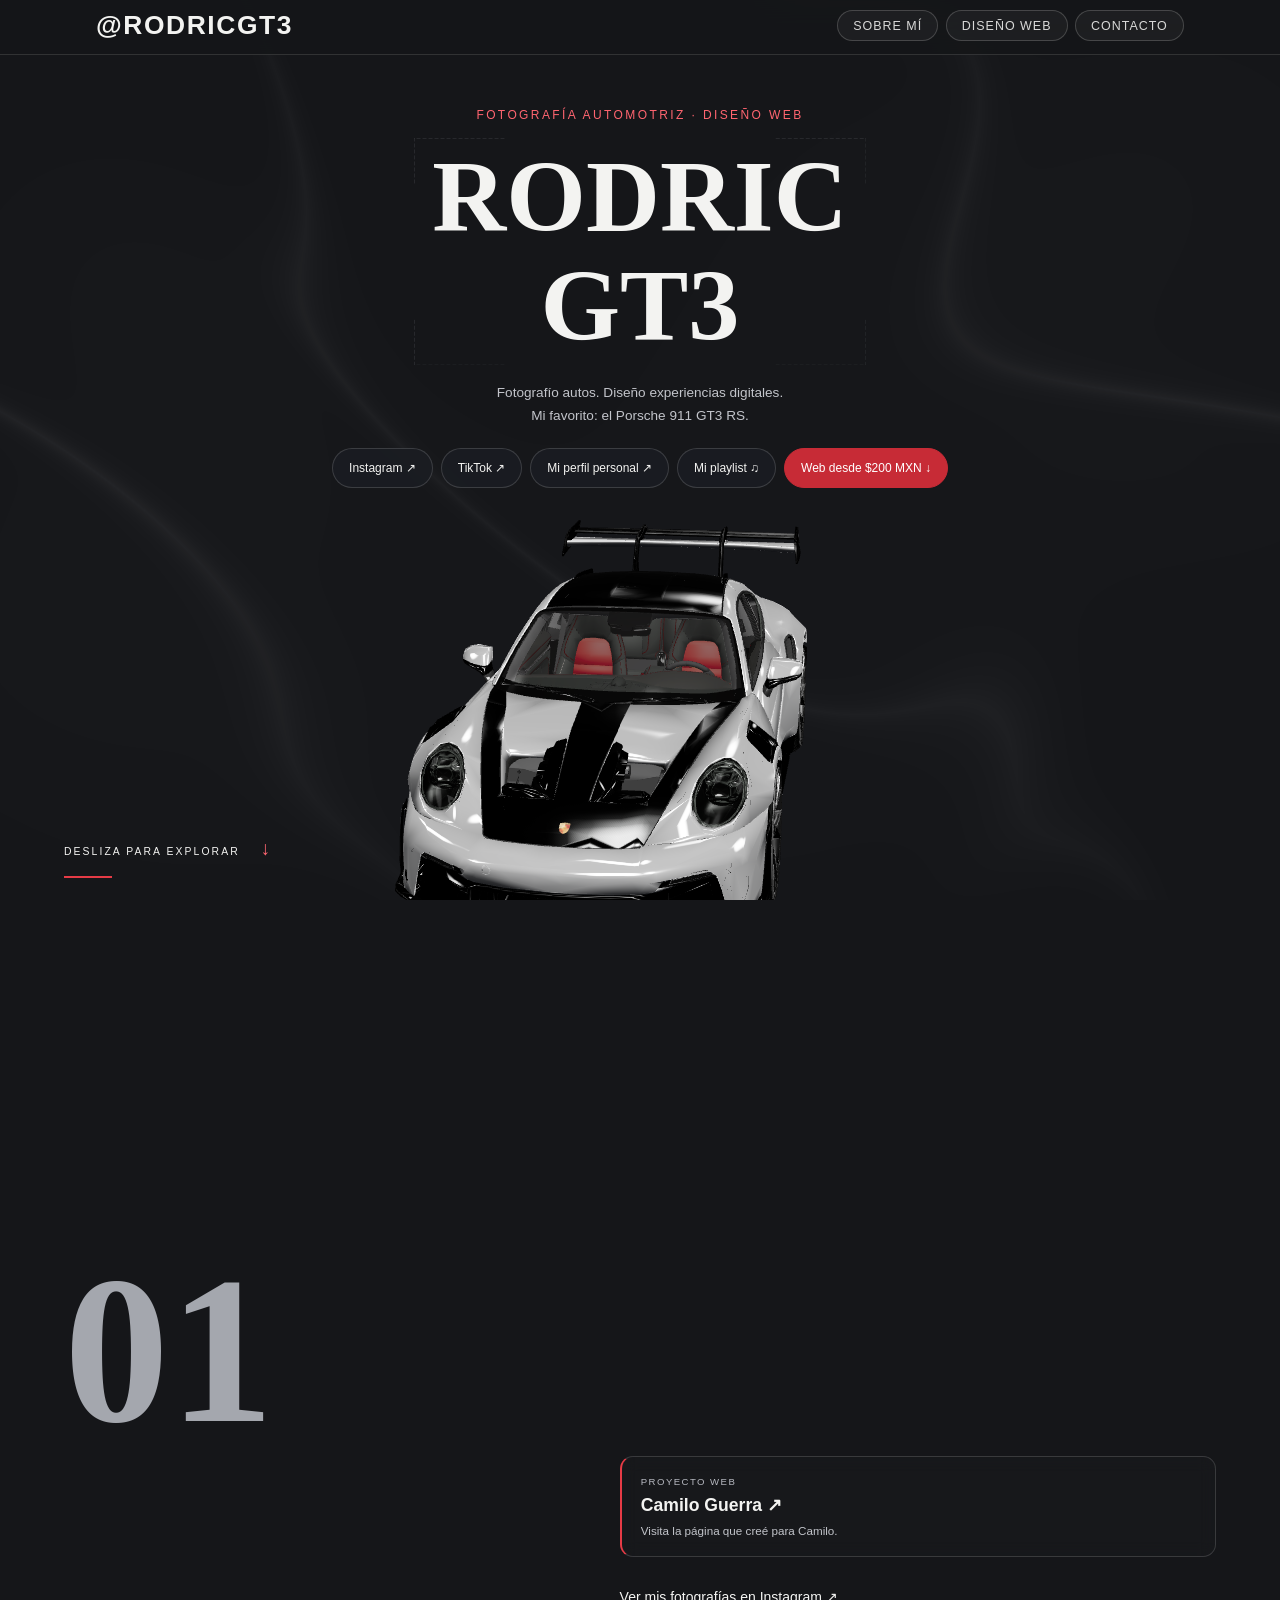
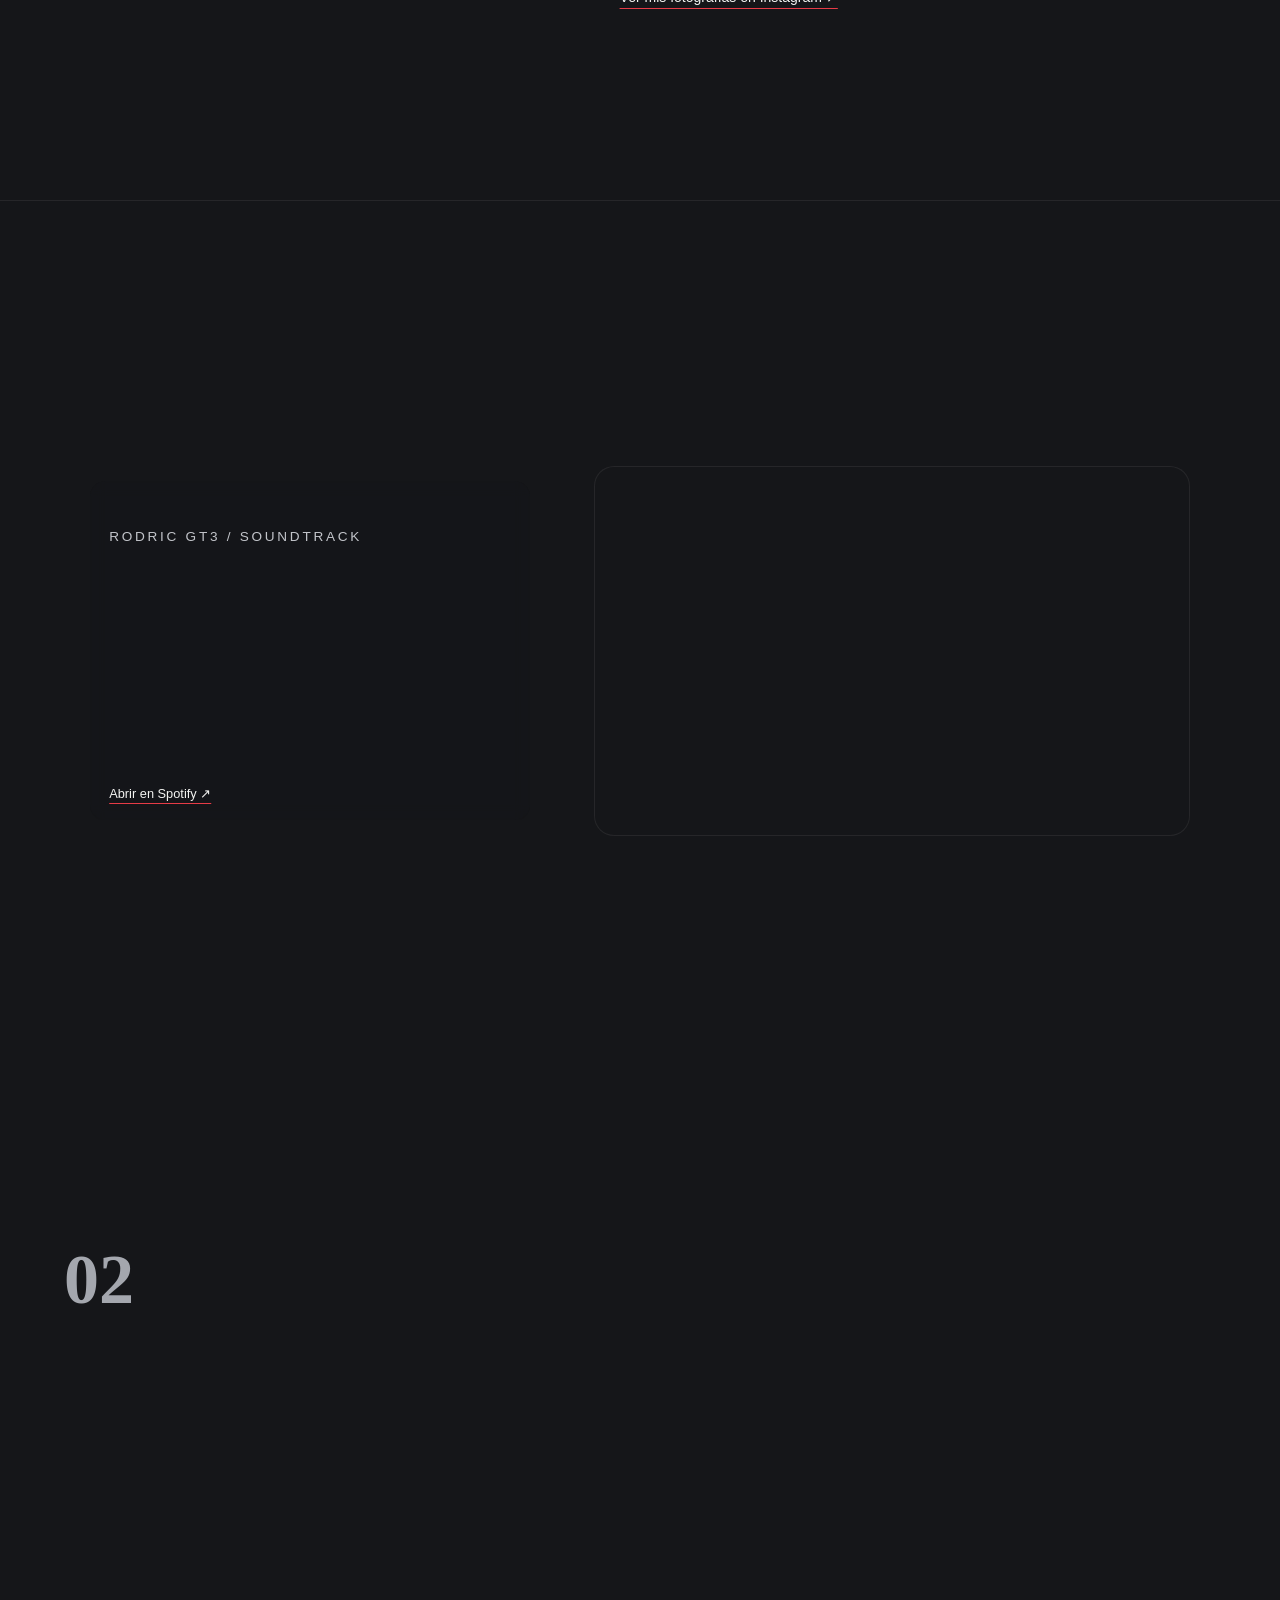
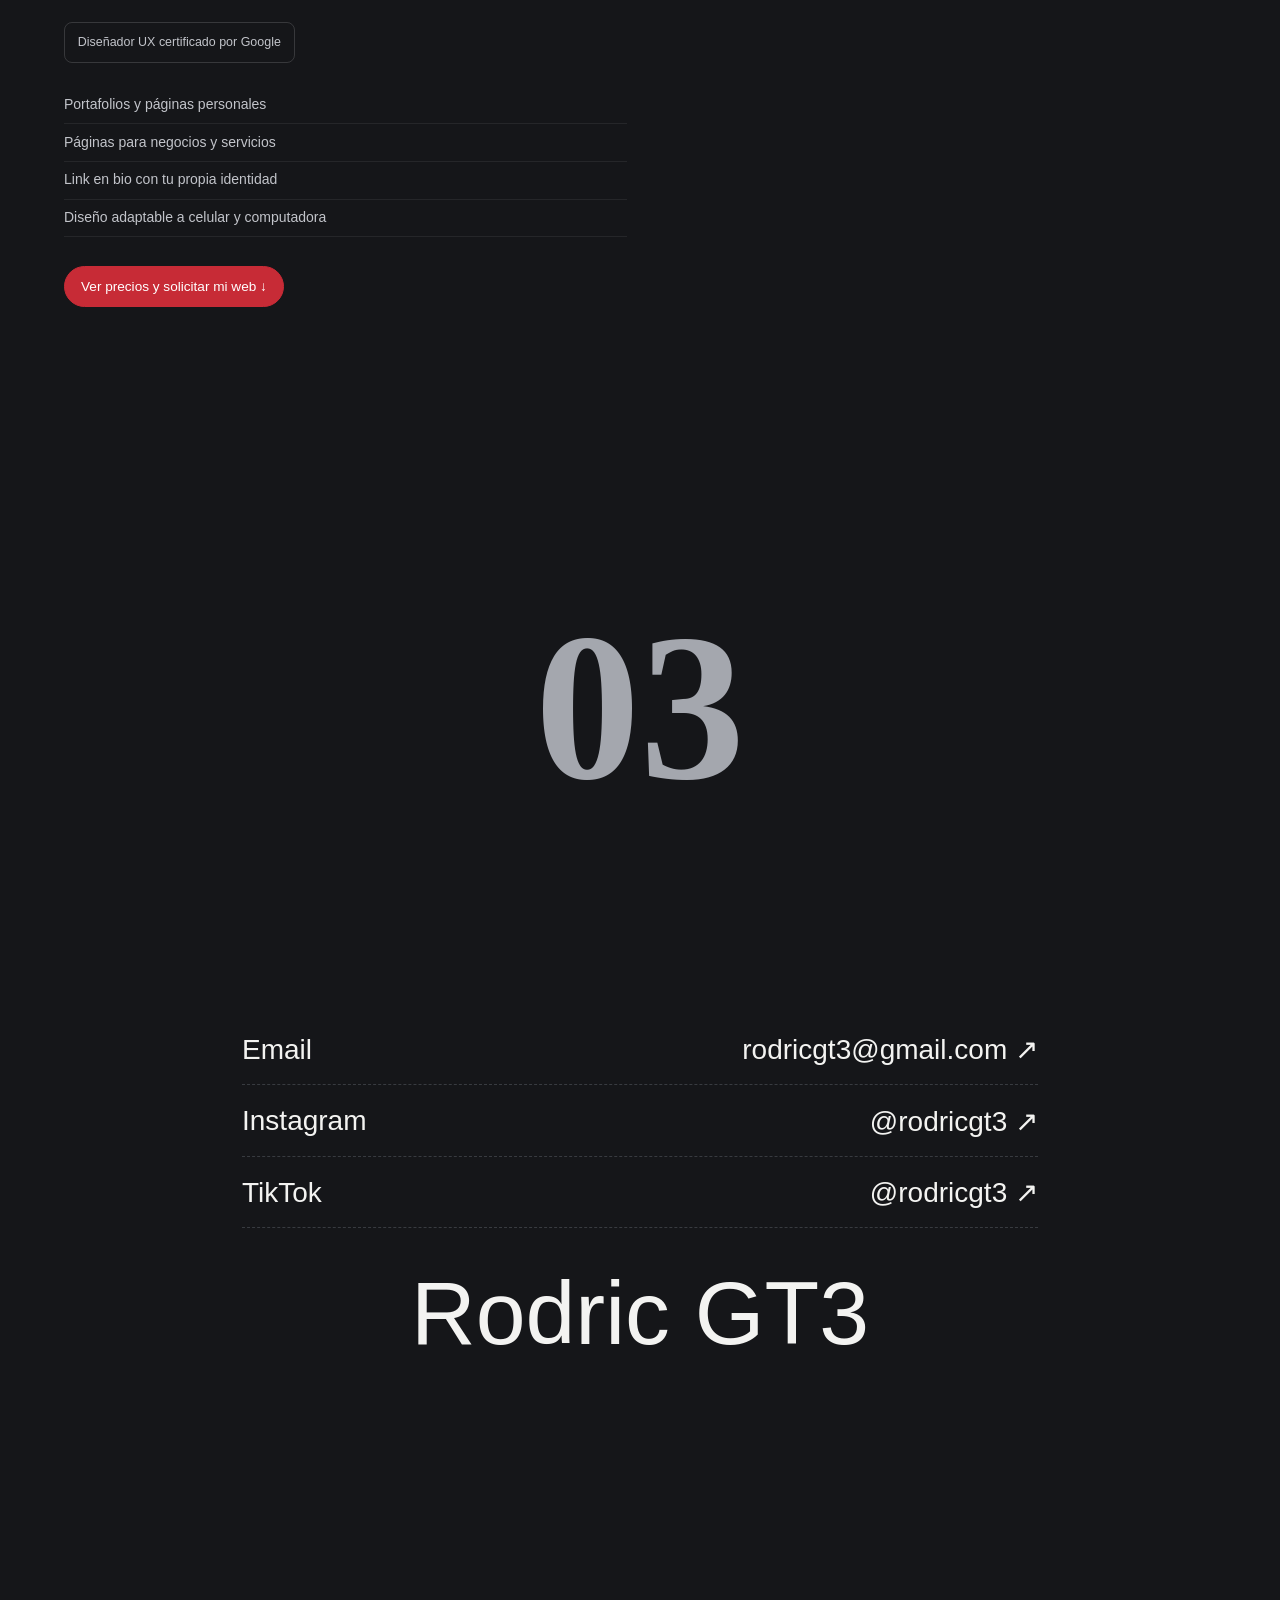
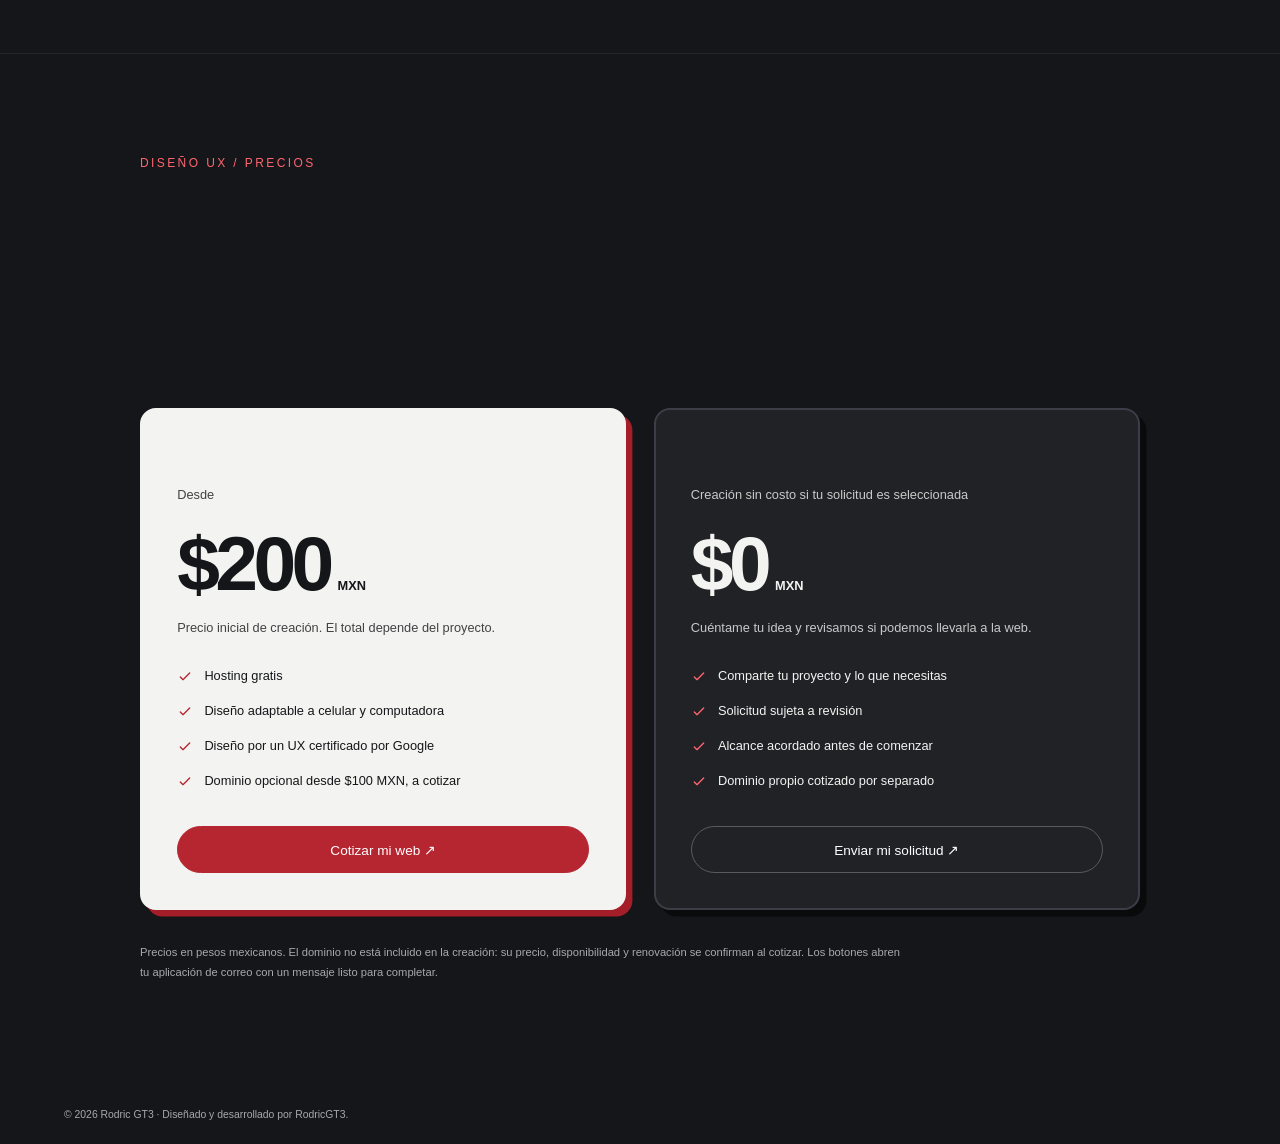
<file: index.html>
<!DOCTYPE html>
<html lang="es">
<head>
  <meta charset="UTF-8">
  <meta name="viewport" content="width=device-width, initial-scale=1">
  <meta name="theme-color" content="#151619">
  <meta name="description" content="Fotografía automotriz y páginas web por Rodric GT3. Diseño UX certificado por Google para personas, marcas y proyectos con identidad.">
  <title>Rodric GT3 — Fotografía y diseño web</title>
  <script type="importmap">{"imports":{"three":"./assets/vendor/three.module.js"}}</script>
  <link rel="preload" href="./assets/porsche_gt3_rs.fast.glb" as="fetch" crossorigin>
  <link rel="modulepreload" href="./script.js">
  <link rel="modulepreload" href="./LiquidChrome.js">
  <link rel="modulepreload" href="./assets/vendor/GLTFLoader.js">
  <link rel="modulepreload" href="./assets/vendor/BufferGeometryUtils.js">
  <link rel="modulepreload" href="./assets/vendor/RoomEnvironment.js">
  <link rel="stylesheet" href="./style.css?v=text-motion-2">
  <link rel="modulepreload" href="./assets/vendor/three.module.js">
  <link rel="modulepreload" href="./assets/vendor/meshopt_decoder.module.js">

</head>
<body>
<a class="skip-link" href="#intro">Saltar al contenido</a>
<header><div class="content-fit">
  <a class="logo" href="#banner" aria-label="Rodric GT3, inicio">@RODRICGT3</a>
  <nav aria-label="Principal"><ul>
    <li><a href="#intro">Sobre mí</a></li>
    <li><a href="#description">Diseño web</a></li>
    <li><a href="#contact">Contacto</a></li>
  </ul></nav>
</div></header>
<main>
  <section class="section" id="banner" aria-labelledby="hero-title"><div class="content-fit">
    <div class="hero-profile">
      <p class="eyebrow">FOTOGRAFÍA AUTOMOTRIZ · DISEÑO WEB</p>
      <h1 class="title" id="hero-title" data-tech-text="RODRIC|GT3" data-before="RODRIC GT3">RODRIC<br>GT3</h1>
      <p class="hero-copy">Fotografío autos. Diseño experiencias digitales.<br>Mi favorito: el Porsche 911 GT3 RS.</p>
      <div class="bio-links" aria-label="Mis redes y servicios">
        <a href="https://www.instagram.com/rodricgt3/" target="_blank" rel="noopener noreferrer">Instagram ↗</a>
        <a href="https://www.tiktok.com/@rodricgt3" target="_blank" rel="noopener noreferrer">TikTok ↗</a>
        <a href="https://www.instagram.com/rodricgrs/" target="_blank" rel="noopener noreferrer">Mi perfil personal ↗</a>
        <a href="#playlist">Mi playlist ♫</a>
        <a class="bio-primary" href="#precios">Web desde $200 MXN ↓</a>
      </div>
    </div>
    <a class="scroll-cue" href="#intro">DESLIZA PARA EXPLORAR <span>↓</span></a>
  </div></section>
  <section class="section" id="intro" aria-labelledby="intro-title"><div class="content-fit">
    <div class="number" aria-hidden="true">01</div>
    <div class="des"><h2 class="title" id="intro-title">Detrás de cada toma.</h2>
      <p>Voy a donde están los autos para fotografiar lo que los hace únicos: sus líneas, sus detalles y las historias de quienes los conducen. El Porsche GT3 RS es mi favorito y la inspiración de este espacio.</p>
      <p>He trabajado con personas como Camilo Guerra, combinando mi interés por el mundo automotriz con la creación de páginas web que reflejan su identidad.</p>
      <a class="project-link" href="https://chilicode-official.github.io/Camilo-Guerra/" target="_blank" rel="noopener noreferrer"><span>PROYECTO WEB</span><strong>Camilo Guerra ↗</strong><small>Visita la página que creé para Camilo.</small></a>
      <a class="text-link" href="https://www.instagram.com/rodricgt3/" target="_blank" rel="noopener noreferrer">Ver mis fotografías en Instagram ↗</a>
    </div>
  </div></section>
<section class="section soundtrack" id="playlist" aria-labelledby="playlist-title">
  <div class="soundtrack-inner des">
    <div class="soundtrack-copy">
      <p class="eyebrow">RODRIC GT3 / SOUNDTRACK</p>
      <h2 id="playlist-title">En mi<br>frecuencia.</h2>
      <p>Carspotting, trabajo y mentalidad de dueño de un GT3 RS. La música que acompaña las fotos, las ideas y el próximo proyecto.</p>
      <a class="soundtrack-link" href="https://open.spotify.com/playlist/7l75gA0CRFQI3Yfq3ezgPg" target="_blank" rel="noopener noreferrer">Abrir en Spotify ↗</a>
    </div>
    <div class="soundtrack-player">
      <iframe title="Playlist de Rodric GT3 en Spotify" data-testid="embed-iframe" src="https://open.spotify.com/embed/playlist/7l75gA0CRFQI3Yfq3ezgPg?utm_source=generator&amp;theme=0&amp;si=f36bdbd35bef4c03" width="100%" height="352" allowfullscreen allow="autoplay; clipboard-write; encrypted-media; fullscreen; picture-in-picture" loading="lazy"></iframe>
    </div>
  </div>
</section>
  <section class="section" id="description" aria-labelledby="car-title"><div class="content-fit">
    <div class="number" aria-hidden="true">02</div>
    <div class="des"><h2 class="title" id="car-title">Tu identidad.<br>Tu web.</h2>
      <p>Creo páginas web para personas, marcas y proyectos que quieren mostrar su trabajo y recibir nuevas oportunidades. Diseño cada experiencia para que tus visitantes entiendan qué ofreces y sepan cómo contactarte.</p>
      <p class="ux-credential">Diseñador UX certificado por Google</p>
      <ul class="services-list"><li>Portafolios y páginas personales</li><li>Páginas para negocios y servicios</li><li>Link en bio con tu propia identidad</li><li>Diseño adaptable a celular y computadora</li></ul>
      <a class="service-cta" href="#precios">Ver precios y solicitar mi web ↓</a>
    </div>
  </div></section>
  <section class="section" id="contact" aria-labelledby="contact-title"><div class="content-fit">
    <div class="number" aria-hidden="true">03</div>
    <div class="des"><h2 class="title" id="contact-title">Hagamos tu web.</h2>
      <p class="contact-copy">Cuéntame qué haces, qué quieres mostrar y qué necesitas de tu página. Empecemos por ahí.</p>
      <table aria-label="Contacto y redes"><tbody>
        <tr><th scope="row">Email</th><td><a href="mailto:rodricgt3@gmail.com">rodricgt3@gmail.com ↗</a></td></tr>
        <tr><th scope="row">Instagram</th><td><a href="https://www.instagram.com/rodricgt3/" target="_blank" rel="noopener noreferrer">@rodricgt3 ↗</a></td></tr>
        <tr><th scope="row">TikTok</th><td><a href="https://www.tiktok.com/@rodricgt3" target="_blank" rel="noopener noreferrer">@rodricgt3 ↗</a></td></tr>
      </tbody></table>
      <div class="sign">Rodric GT3</div>
    </div>
  </div></section>
</main>

<section class="pricing-section" id="precios" aria-labelledby="pricing-title">
  <div class="pricing-inner">
    <div class="pricing-heading"><p class="eyebrow">DISEÑO UX / PRECIOS</p><h2 id="pricing-title">Tu próxima web<br>empieza aquí.</h2><p>Elige cómo empezar. Definimos el alcance y la cotización antes de crear tu página.</p></div>
    <div class="pricing-grid">
      <!-- Tarjetas adaptadas del diseño de alexruix en Uiverse.io. -->
      <article class="pricing-card pricing-card-featured" aria-labelledby="paid-plan">
        <div class="pricing-block-content">
          <h3 class="pricing-plan" id="paid-plan">Tu página web</h3>
          <p class="pricing-note">Desde</p>
          <p class="price-value"><span class="price-number">$200</span><span class="price-currency">MXN</span></p>
          <p class="pricing-note">Precio inicial de creación. El total depende del proyecto.</p>
          <ul class="check-list"><li class="check-list-item"><svg aria-hidden="true" width="16" height="16" viewBox="0 0 24 24" fill="none"><path d="m5 12 4 4L19 6" stroke="currentColor" stroke-width="2" stroke-linecap="round" stroke-linejoin="round"/></svg>Hosting gratis</li><li class="check-list-item"><svg aria-hidden="true" width="16" height="16" viewBox="0 0 24 24" fill="none"><path d="m5 12 4 4L19 6" stroke="currentColor" stroke-width="2" stroke-linecap="round" stroke-linejoin="round"/></svg>Diseño adaptable a celular y computadora</li><li class="check-list-item"><svg aria-hidden="true" width="16" height="16" viewBox="0 0 24 24" fill="none"><path d="m5 12 4 4L19 6" stroke="currentColor" stroke-width="2" stroke-linecap="round" stroke-linejoin="round"/></svg>Diseño por un UX certificado por Google</li><li class="check-list-item"><svg aria-hidden="true" width="16" height="16" viewBox="0 0 24 24" fill="none"><path d="m5 12 4 4L19 6" stroke="currentColor" stroke-width="2" stroke-linecap="round" stroke-linejoin="round"/></svg>Dominio opcional desde $100 MXN, a cotizar</li></ul>
          <a class="pricing-cta" href="mailto:rodricgt3@gmail.com?subject=Cotizar%20mi%20p%C3%A1gina%20web&amp;body=Hola%2C%20quiero%20cotizar%20una%20p%C3%A1gina%20web.%0A%0AMi%20proyecto%3A%0AQu%C3%A9%20necesito%20mostrar%3A%0A%C2%BFQuiero%20un%20dominio%20propio%3F%3A">Cotizar mi web ↗</a>
        </div>
      </article>
      <article class="pricing-card" aria-labelledby="free-plan">
        <div class="pricing-block-content">
          <h3 class="pricing-plan" id="free-plan">Aplica para una web gratis</h3>
          <p class="pricing-note">Creación sin costo si tu solicitud es seleccionada</p>
          <p class="price-value"><span class="price-number">$0</span><span class="price-currency">MXN</span></p>
          <p class="pricing-note">Cuéntame tu idea y revisamos si podemos llevarla a la web.</p>
          <ul class="check-list"><li class="check-list-item"><svg aria-hidden="true" width="16" height="16" viewBox="0 0 24 24" fill="none"><path d="m5 12 4 4L19 6" stroke="currentColor" stroke-width="2" stroke-linecap="round" stroke-linejoin="round"/></svg>Comparte tu proyecto y lo que necesitas</li><li class="check-list-item"><svg aria-hidden="true" width="16" height="16" viewBox="0 0 24 24" fill="none"><path d="m5 12 4 4L19 6" stroke="currentColor" stroke-width="2" stroke-linecap="round" stroke-linejoin="round"/></svg>Solicitud sujeta a revisión</li><li class="check-list-item"><svg aria-hidden="true" width="16" height="16" viewBox="0 0 24 24" fill="none"><path d="m5 12 4 4L19 6" stroke="currentColor" stroke-width="2" stroke-linecap="round" stroke-linejoin="round"/></svg>Alcance acordado antes de comenzar</li><li class="check-list-item"><svg aria-hidden="true" width="16" height="16" viewBox="0 0 24 24" fill="none"><path d="m5 12 4 4L19 6" stroke="currentColor" stroke-width="2" stroke-linecap="round" stroke-linejoin="round"/></svg>Dominio propio cotizado por separado</li></ul>
          <a class="pricing-cta pricing-cta-secondary" href="mailto:rodricgt3@gmail.com?subject=Solicitud%20de%20p%C3%A1gina%20web%20gratis&amp;body=Hola%2C%20quiero%20aplicar%20para%20una%20web%20gratis.%0A%0AMi%20nombre%3A%0AMi%20proyecto%3A%0APor%20qu%C3%A9%20necesito%20una%20web%3A%0AMis%20redes%20o%20referencias%3A">Enviar mi solicitud ↗</a>
        </div>
      </article>
    </div>
    <p class="pricing-footnote">Precios en pesos mexicanos. El dominio no está incluido en la creación: su precio, disponibilidad y renovación se confirman al cotizar. Los botones abren tu aplicación de correo con un mensaje listo para completar.</p>
  </div>
</section>

<div id="container3D" aria-hidden="true"></div>
<div class="model-status" role="status" aria-live="polite">Cargando Porsche 3D…</div>
<footer>© 2026 Rodric GT3 · Diseñado y desarrollado por RodricGT3.</footer>
<noscript><p class="model-status">Activa JavaScript para ver el Porsche en 3D.</p></noscript>
<script type="module" src="./TechText.js?v=text-motion-2"></script>
<script type="module" src="./SplitText.js?v=text-motion-2"></script>
<script type="module" src="./BlurText.js?v=text-motion-2"></script>
<script type="module">
  import('./script.js').catch(() => { document.querySelector('.model-status').textContent = 'No se pudo iniciar el 3D. Recarga para volver a intentarlo.'; });
</script>
</body>
</html>
</file>
<file: style.css>
@import url("https://fonts.cdnfonts.com/css/devil-breeze");
@import url("https://fonts.cdnfonts.com/css/poppins");
@import url("https://fonts.cdnfonts.com/css/bimbo");

body {
  margin: 0;
  font-family: "Montserrat", sans-serif;
  background-color: #151619;
  color: #f3f3f1;
  font-family: "Poppins", sans-serif;
  font-size: 14px;
  background-image: url(/Images/bg.png),
    repeating-linear-gradient(
      to right,
      transparent 0 500px,
      #ffffff0b 500px 501px
    );
  background-size: 100%;
}

*::-webkit-scrollbar {
  width: 0;
}

* {
  padding: 0;
  margin: 0;
  list-style: none;
  box-sizing: border-box;
}
.section {
  width: 100%;
  min-height: 100vh;
  position: relative;
  display: flex;
  justify-content: center;
  align-items: center;
  scroll-margin-top: 5.5rem;
}

.content-fit {
  width: min(1200px, 90vw);
  margin: auto;
  min-height: 100vh;
  position: relative;
  padding-block: 10em;
}
header {
  position: fixed;
  top: 0;
  left: 0;
  width: 100%;
  z-index: 200;
  padding-block: 0.65rem 0.85rem;
  border-bottom: 1px solid rgba(255, 255, 255, 0.12);
  background: transparent;
  -webkit-backdrop-filter: blur(18px) saturate(1.15);
          backdrop-filter: blur(18px) saturate(1.15);
}

header .content-fit {
  display: flex;
  justify-content: space-between;
  align-items: center;
  gap: 1.5rem;
  min-height: unset !important;
  padding-block: unset !important;
  padding-inline: clamp(1rem, 4vw, 2rem);
}

header .logo {
  font-family: "devil breeze", "Poppins", sans-serif;
  font-size: clamp(1.15rem, 2.8vw, 1.65rem);
  font-weight: 700;
  letter-spacing: 0.06em;
  line-height: 1;
  background: linear-gradient(
    120deg,
    #e63b46 0%,
    #ffffff 42%,
    #bfc3cb 100%
  );
  -webkit-background-clip: text;
          background-clip: text;
  color: transparent;
  filter: drop-shadow(0 0 14px rgba(255, 255, 255, 0.08));
}

header .content-fit nav ul {
  display: flex;
  flex-wrap: wrap;
  justify-content: flex-end;
  align-items: center;
  gap: 0.45rem;
}

header nav a {
  display: inline-block;
  font-family: "Poppins", sans-serif;
  font-size: clamp(0.68rem, 1.4vw, 0.78rem);
  font-weight: 500;
  letter-spacing: 0.08em;
  text-transform: uppercase;
  text-decoration: none;
  color: rgba(243, 243, 241, 0.88);
  padding: 0.45rem 0.95rem;
  border-radius: 999px;
  border: 1px solid rgba(255, 255, 255, 0.18);
  background: rgba(255, 255, 255, 0.04);
  cursor: pointer;
  transition: color 0.22s ease, background 0.22s ease, border-color 0.22s ease,
    box-shadow 0.22s ease, transform 0.22s ease;
}

header nav a:hover {
  color: #151619;
  background: #e63b46;
  border-color: #e63b46;
  box-shadow: 0 0 22px rgba(230, 59, 70, 0.2);
  transform: translateY(-1px);
}

header nav a:active {
  transform: translateY(0);
}

header nav a:focus-visible {
  outline: 2px solid #e63b46;
  outline-offset: 3px;
}

#banner .title {
  color: #e63b46;
  font-size: 11em;
  font-family: "devil breeze";
  font-weight: bold;
  position: relative;
  overflow: visible;
  text-align: center;
}
#banner .title::before {
  content: attr(data-before);
  position: absolute;
  z-index: -1;
  color: rgba(190, 195, 205, 0.13);
  -webkit-mask: linear-gradient(
    to bottom,
    #000 -80%,
    oklch(0 0 0/0),
    #000,
    oklch(0 0 0/0) 200%
  );
          mask: linear-gradient(
    to bottom,
    #000 -80%,
    oklch(0 0 0/0),
    #000,
    oklch(0 0 0/0) 200%
  );
  transform: scaleY(-1) translateY(-0.44lh);
}
.section .decorate {
  position: fixed;
  z-index: -100;
  pointer-events: none;
}
#intro .content-fit {
  display: flex;
  gap: 30%;
  justify-content: space-between;
  align-items: center;
}
.section .number {
  font-family: "devil breeze";
  font-size: 15em;
  font-weight: bold;
}
.section .content-fit .title {
  font-family: "devil breeze";
  font-size: 5em;
  font-weight: bold;
}
#description .content-fit {
  padding-right: 30%;
}
#description .number {
  font-size: 5em;
}
#description .title {
  font-size: 7em;
  font-weight: 500;
}
#contact .content-fit {
  display: flex;
  justify-content: center;
  align-items: center;
  flex-direction: column;
  text-align: center;
}
#contact table {
  width: min(800px, 90vw);
  padding-top: 2em;
  font-size: 2em;
  margin: auto;
}
#contact table td {
  padding-block: 0.5em;
  border-bottom: 1px dashed #383b40;
}
#contact table td:nth-child(1) {
  text-align: left;
  font-weight: 500;
}
#contact table td:nth-child(2) {
  text-align: right;
  font-weight: 200;
}
#contact .sign {
  font-size: 10em;
}
#container3D {
  position: fixed;
  inset: 0;
  z-index: 100;
  pointer-events: none;
}
@media screen and (max-width: 1023px) {
  #banner .title {
    font-size: 5em;
  }
  #intro .content-fit {
    flex-direction: column;
  }
}
@media screen and (max-width: 767px) {
  header .content-fit {
    gap: 0.75rem;
  }
  header nav ul {
    gap: 0.35rem;
  }
  header nav a {
    padding: 0.38rem 0.65rem;
    letter-spacing: 0.05em;
  }
  #banner .title {
    font-size: 3em;
  }
  #intro .content-fit {
    flex-direction: column;
  }
  .section .number {
    font-size: 5em;
  }
  .section .content-fit .title {
    font-size: 2em;
  }
  #description .content-fit {
    padding-right: 0;
  }
  #contact table {
    font-size: 1em;
  }
  #contact .sign {
    font-size: 2em;
  }
  #container3D {
    position: sticky;
  }
}
/* Ajustes automotrices sobre la composición original. */
:root { --accent: #e63b46; --ink: #f3f3f1; --background: #151619; }
html { scroll-behavior: smooth; }
body { background-color: var(--background); color: var(--ink); background-image: repeating-linear-gradient(to right, transparent 0 500px, #ffffff0b 500px 501px); overflow-x: clip; }
a { color: inherit; }
header .logo { text-decoration: none; }
main { position: relative; isolation: auto; }
#banner .title { font-size: clamp(4rem, 11vw, 10rem); line-height: 1.06; color: var(--accent); }
#banner .title::before { inset: 0; white-space: normal; pointer-events: none; }
#banner .content-fit { padding-top: 18vh; }
.des p { line-height: 1.85; max-width: 42rem; margin-top: 1.5rem; }
.text-link { display: inline-block; margin-top: 2rem; text-underline-offset: .4em; }
.eyebrow { letter-spacing: .2em; font-size: .75rem; }
#intro .content-fit { gap: 30%; }
#description .content-fit { padding-right: 46%; }
#description .title { font-size: clamp(3.2rem, 6vw, 6rem); }
#contact .content-fit { padding-bottom: 18rem; }
#contact th { font-weight: 500; text-align: left; }
#contact th, #contact td { padding-block: .65em; border-bottom: 1px dashed #383b40; }
#contact td { text-align: right; font-weight: 300; }
#contact a { text-decoration: none; }
#contact a:hover, footer a:hover { color: var(--accent); }
#contact .sign { font-family: 'devil breeze', sans-serif; font-size: clamp(2rem, 7vw, 7rem); margin-top: 2rem; }
#container3D { position: fixed; inset: 0; pointer-events: none; }
#container3D canvas { display: block; width: 100%; height: 100%; }
.scroll-cue { position: absolute; bottom: 2.5rem; left: 0; font-size: .65rem; letter-spacing: .2em; text-decoration: none; }
.scroll-cue span { margin-left: 1rem; font-size: 1.2rem; }
.model-status { position: fixed; bottom: 1rem; right: 1rem; z-index: 201; max-width: min(90vw, 28rem); font-size: .75rem; padding: .7rem 1rem; background: #151619ee; border: 1px solid #ffffff26; border-radius: 2rem; }
.model-status[hidden] { display: none; }
footer { padding: 1.5rem 5vw; position: relative; z-index: 101; font-size: .65rem; color: #a7a9af; background: #151619; }
.skip-link { position: fixed; top: -5rem; left: 1rem; z-index: 300; padding: 1rem; background: var(--accent); color: #151619; }
.skip-link:focus { top: 1rem; }
a:focus-visible { outline: 2px solid var(--accent); outline-offset: 5px; }
@media (max-width: 767px) {
  header .content-fit { width: 96vw; padding-inline: .25rem; gap: .35rem; }
  header .logo { font-size: 1rem; }
  header nav a { font-size: .58rem; padding: .4rem .5rem; }
  #banner .title { font-size: clamp(3rem, 12vw, 6rem); }
  .content-fit { padding-block: 6rem; }
  #intro .content-fit { align-items: flex-start; justify-content: flex-start; gap: 1.5rem; padding-bottom: 42vh; }
  #description .content-fit { padding-right: 0; padding-bottom: 42vh; }
  .section .content-fit .title { font-size: 2.6rem; }
  #banner .content-fit .title { font-size: clamp(3rem, 12vw, 6rem); }
  #contact .content-fit { justify-content: flex-start; padding-bottom: 42vh; }
  #contact table { font-size: clamp(.75rem, 3.1vw, 1rem); }
  #container3D { position: fixed; }
}
@media (prefers-reduced-motion: reduce) { html { scroll-behavior: auto; } * { transition: none !important; } }

/* Acabado blanco, carbono y rojo del Porsche. */
header .logo { background: none; color: var(--ink); filter: none; }
header { background: #151619a6; }
#banner .title { color: var(--ink); }
header nav a:hover, header nav a[aria-current="location"] { color: #fff; background: var(--accent); border-color: var(--accent); }
.section .number { color: #a4a7ae; }
.eyebrow, .scroll-cue span { color: #ff6570; }
.des p { color: #c2c4ca; }
.text-link { text-decoration-color: var(--accent); }
#banner .content-fit::after { content: ""; position: absolute; left: 0; bottom: 1.4rem; width: 3rem; height: 2px; background: var(--accent); }

/* Portafolio y accesos al inicio. */
#banner .content-fit { padding-top: 12vh; }
#banner .title { font-size: clamp(4rem, 8vw, 7.5rem); }
.hero-profile { position: relative; z-index: 101; text-align: center; }
.hero-profile .eyebrow { margin-bottom: 1rem; }
.hero-copy { color: #c2c4ca; line-height: 1.7; margin-top: 1rem; font-size: .85rem; }
.bio-links { display: flex; flex-wrap: wrap; justify-content: center; gap: .5rem; margin-top: 1.3rem; }
.bio-links a, .service-cta { display: inline-flex; align-items: center; justify-content: center; padding: .75rem 1rem; border: 1px solid #ffffff26; border-radius: 999px; background: #151619e6; text-decoration: none; font-size: .75rem; transition: background .2s, border-color .2s; }
.bio-links a:hover { background: #303238; border-color: #ffffff66; }
.bio-links .bio-primary, .service-cta { background: #c72b36; border-color: #c72b36; color: #fff; }
.service-cta { margin-top: 1.8rem; font-size: .85rem; }
.service-cta:hover, .bio-links .bio-primary:hover { background: #ac222c; }
.ux-credential { display: inline-block; font-size: .78rem; padding: .5rem .8rem; border: 1px solid #ffffff26; border-radius: .5rem; }
.services-list { margin-top: 1.5rem; color: #c2c4ca; line-height: 1.7; }
.services-list li { padding: .4rem 0; border-bottom: 1px solid #ffffff12; }
.contact-copy { margin-inline: auto; }
#contact .des { position: relative; z-index: 101; }
@media (max-width: 767px) {
  #banner .content-fit { padding-top: 6.5rem; }
  #banner .content-fit .title { font-size: clamp(3rem, 13vw, 5rem); }
  .hero-profile .eyebrow { font-size: .58rem; letter-spacing: .12em; }
  .hero-copy { font-size: .75rem; }
  .bio-links { gap: .4rem; max-width: 24rem; margin-inline: auto; }
  .bio-links a { padding: .6rem .75rem; font-size: .66rem; }
  #intro .content-fit, #description .content-fit { padding-bottom: 48vh; }
}

.project-link { display: flex; flex-direction: column; gap: .5rem; padding: 1.2rem; margin-top: 1.5rem; border: 1px solid #ffffff26; border-left: 2px solid var(--accent); border-radius: .8rem; text-decoration: none; background: #ffffff03; }
.project-link span { font-size: .6rem; letter-spacing: .15em; color: #b7b9c1; }
.project-link strong { font-size: 1.1rem; }
.project-link small { color: #c2c4ca; }
.project-link:hover { border-color: var(--accent); }


/* Playlist: superficie opaca sobre el lienzo 3D. */
.soundtrack { position: relative; z-index: 101; background: var(--background); border-top: 1px solid #ffffff12; padding: clamp(4rem, 8vw, 7rem) 5vw; scroll-margin-top: 5rem; }
.soundtrack-inner { width: min(1100px, 100%); margin-inline: auto; display: grid; grid-template-columns: .85fr 1.15fr; align-items: center; gap: clamp(2rem, 5vw, 5rem); }
.soundtrack-copy h2 { font-family: 'devil breeze', sans-serif; font-size: clamp(2.5rem, 4.5vw, 4rem); line-height: 1.08; margin-top: 1rem; }
.soundtrack-copy > p:not(.eyebrow) { color: #c2c4ca; font-size: .85rem; line-height: 1.85; margin-top: 1.4rem; max-width: 26rem; }
.soundtrack-link { display: inline-block; margin-top: 1.5rem; font-size: .8rem; text-decoration-color: var(--accent); text-underline-offset: .4em; }
.soundtrack-link:hover { color: #ff6570; }
.soundtrack-player { min-width: 0; padding: .5rem; background: #ffffff03; border: 1px solid #ffffff12; border-radius: 20px; }
.soundtrack-player iframe { display: block; width: 100%; height: 352px; border: 0; border-radius: 12px; }
@media (max-width: 767px) { .soundtrack-inner { grid-template-columns: 1fr; gap: 2rem; } .soundtrack-copy h2 br { display: none; } }

.pricing-section { position: relative; z-index: 101; background: var(--background); border-top: 1px solid #ffffff12; padding: clamp(4rem, 8vw, 7rem) 5vw; scroll-margin-top: 5rem; }
.pricing-inner { width: min(1000px, 100%); margin-inline: auto; }
.pricing-heading h2 { font-family: 'devil breeze', sans-serif; font-size: clamp(2.5rem, 5vw, 4.5rem); line-height: 1.1; margin-top: 1rem; }
.pricing-heading > p:last-child { color: #c2c4ca; line-height: 1.8; max-width: 38rem; margin-top: 1rem; }
.pricing-grid { display: grid; grid-template-columns: repeat(2, minmax(0, 1fr)); gap: 1.7rem; margin-top: 2.5rem; }
/* Adaptación de la tarjeta de alexruix (Uiverse.io). */
.pricing-card { background: #202226; color: var(--ink); padding: clamp(1.4rem, 3vw, 2.2rem); border-radius: 1rem; border: 2px solid #3b3e46; box-shadow: .4rem .4rem #090a0c; }
.pricing-card-featured { background: #f3f3f1; color: #151619; border-color: #f3f3f1; box-shadow: .4rem .4rem #a31e29; }
.pricing-block-content { display: flex; height: 100%; flex-direction: column; gap: .7rem; }
.pricing-plan { font-size: 1.3rem; line-height: 1.3; font-weight: 600; }
.price-value { display: flex; align-items: baseline; gap: .5rem; line-height: 1.1; margin-top: .3rem; }
.price-number { font-size: clamp(3.5rem, 6vw, 5rem); font-weight: 700; letter-spacing: -.06em; }
.price-currency { font-size: .8rem; font-weight: 600; }
.pricing-note { font-size: .8rem; line-height: 1.7; opacity: .8; }
.check-list { display: flex; flex-direction: column; gap: .9rem; margin-block: 1rem 1.5rem; }
.check-list-item { display: flex; align-items: flex-start; gap: .7rem; font-size: .8rem; line-height: 1.6; }
.check-list-item svg { flex-shrink: 0; margin-top: .2rem; color: #ff6570; }
.pricing-card-featured .check-list-item svg { color: #b52631; }
.pricing-cta { display: flex; justify-content: center; padding: .9rem 1rem; margin-top: auto; border: 1px solid #b52631; border-radius: 999px; background: #b52631; color: #fff; font-size: .85rem; text-decoration: none; }
.pricing-cta:hover { background: #961e28; }
.pricing-cta-secondary { background: transparent; border-color: #ffffff40; }
.pricing-cta-secondary:hover { background: #303238; }
.pricing-footnote { font-size: .7rem; color: #a7a9af; line-height: 1.8; max-width: 48rem; margin-top: 2rem; }
@media (max-width: 767px) { .pricing-grid { grid-template-columns: 1fr; gap: 1.5rem; } }

/* Playlist integrada en el recorrido 3D. */
#playlist { z-index: auto; background: transparent; }
#playlist .soundtrack-inner { position: relative; z-index: 101; padding-block: 3rem; }
#playlist .soundtrack-copy { padding: 1.2rem; border-radius: 1rem; background: #151619eb; }
#playlist .soundtrack-copy > p { font-size: .85rem; }
#playlist .soundtrack-player { background: #151619; }
@media (max-width: 767px) { #playlist { padding-bottom: 45vh; } }

/* Superficies tranquilas sobre el cromo líquido. */
body { background-image: none; }
#banner .title::before { opacity: .4; }
#intro .des, #description .des { position: relative; z-index: 101; }
header { background: #151619e0; }
.bio-links a { background: #1b1d22f5; }
.bio-links .bio-primary { background: #c72b36; }
.soundtrack-copy, .project-link { backdrop-filter: blur(8px); }

/* TechText: título semántico con revelado y detalles de baja intensidad. */
#banner .title.tech-text { width: fit-content; max-width: 100%; margin-inline: auto; padding: .05em .18em; }
#banner .title.tech-text::before { content: none; }
.tech-line { display: block; white-space: nowrap; }
.tech-letter { display: inline-block; }
.tech-visible .tech-letter { animation: tech-reveal .8s cubic-bezier(.22,1,.36,1) both; animation-delay: var(--letter-delay); }
.tech-ornament { position: absolute; inset: 0; pointer-events: none; }
.tech-ornament svg { width: 100%; height: 100%; fill: none; stroke: #bfc3cb; stroke-width: 1; opacity: .22; }
.tech-speck { position: absolute; width: 2px; height: 2px; background: #eef0f5; border-radius: 50%; opacity: 0; }
.tech-visible .tech-speck { animation: tech-spark 6s ease-in-out infinite; animation-delay: var(--speck-delay); }
.tech-paused .tech-speck { animation-play-state: paused; }
@keyframes tech-reveal { from { opacity: .1; transform: translateY(.12em); filter: blur(4px); } to { opacity: 1; transform: translateY(0); filter: blur(0); } }
@keyframes tech-spark { 0%, 65%, 100% { opacity: 0; } 76% { opacity: .3; } 85% { opacity: .08; } }

/* SplitText: revelado por palabras completas para conservar saltos naturales. */
.split-word { display: inline-block; white-space: nowrap; }
.split-char { display: inline-block; }
.split-visible .split-char { animation: split-reveal var(--split-duration) cubic-bezier(.215,.61,.355,1) both; animation-delay: var(--split-delay); }
@keyframes split-reveal { from { opacity: 0; transform: translateY(40px); } to { opacity: 1; transform: translateY(0); } }
.split-text:not(.split-visible) .split-char { opacity: 0; transform: translateY(40px); }

/* BlurText: descripciones por palabras y desenfoque ligero. */
.animation-sr-only { position: absolute; width: 1px; height: 1px; padding: 0; margin: -1px; overflow: hidden; clip-path: inset(50%); white-space: nowrap; border: 0; }
.blur-word { display: inline-block; }
.blur-text:not(.blur-visible) .blur-word { opacity: 0; }
.blur-visible .blur-word { animation: blur-reveal .65s cubic-bezier(.22,1,.36,1) both; animation-delay: var(--blur-delay); }
@keyframes blur-reveal { from { opacity: 0; filter: blur(5px); transform: translateY(var(--blur-offset)); } to { opacity: 1; filter: blur(0); transform: translateY(0); } }
</file>
